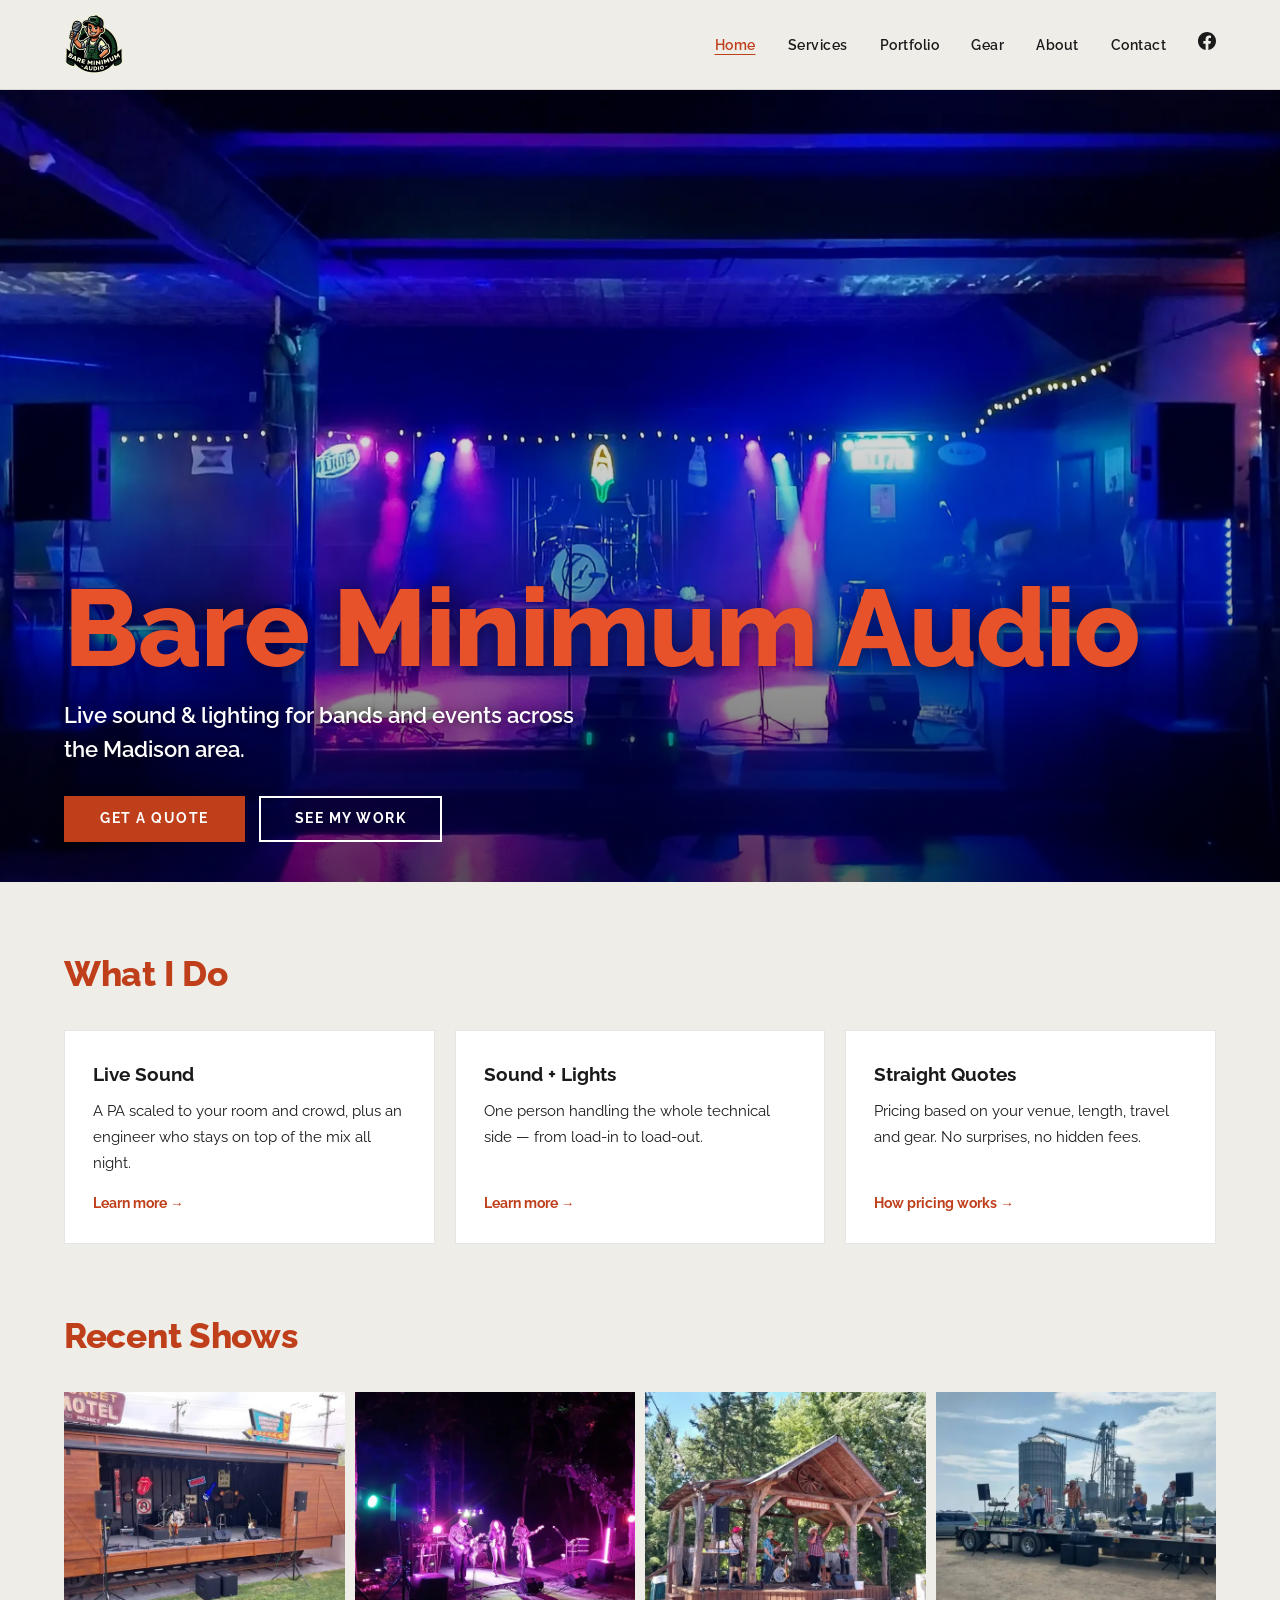
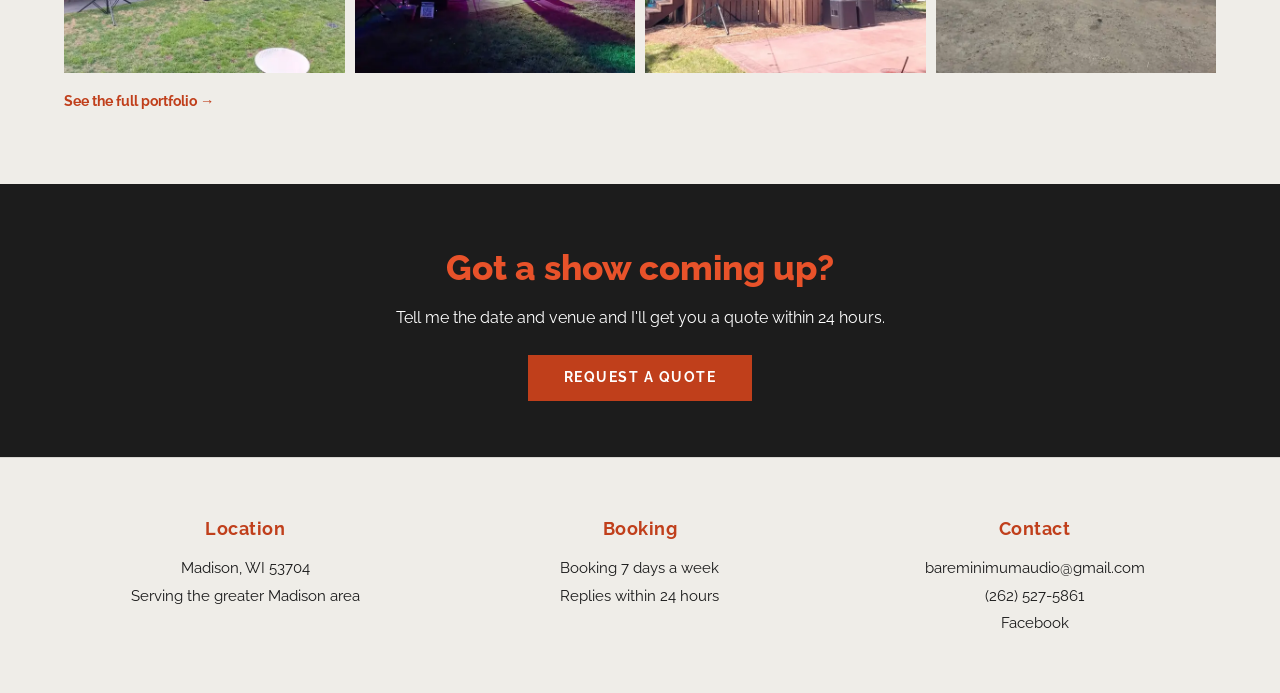
<file: index.html>
<!DOCTYPE html>
<html lang="en">
<head>
  <meta charset="UTF-8" />
  <meta name="viewport" content="width=device-width, initial-scale=1.0" />
  <title>Bare Minimum Audio | Live Sound & Lighting in Madison, WI</title>
  <meta name="description" content="Live sound and lighting for bands and events across the Madison, WI area. PA, mixing, stage lighting and full production. Get a quote within 24 hours." />
  <link rel="canonical" href="https://bareminimumaudio.com/" />
  <meta name="theme-color" content="#EFEDE8" />

  <!-- Share previews (Facebook, iMessage, Slack, etc.) -->
  <meta property="og:type" content="website" />
  <meta property="og:site_name" content="Bare Minimum Audio" />
  <meta property="og:title" content="Bare Minimum Audio | Live Sound &amp; Lighting in Madison, WI" />
  <meta property="og:description" content="Live sound and lighting for bands and events across the Madison, WI area. PA, mixing, stage lighting and full production. Get a quote within 24 hours." />
  <meta property="og:url" content="https://bareminimumaudio.com/" />
  <meta property="og:image" content="https://bareminimumaudio.com/images/og-image.jpg" />
  <meta property="og:image:width" content="1200" />
  <meta property="og:image:height" content="630" />
  <meta name="twitter:card" content="summary_large_image" />

  <link rel="icon" type="image/png" href="images/favicon.png" />
  <link rel="apple-touch-icon" href="images/apple-touch-icon.png" />

  <link rel="preconnect" href="https://fonts.googleapis.com" />
  <link rel="preconnect" href="https://fonts.gstatic.com" crossorigin />
  <link rel="stylesheet" href="https://fonts.googleapis.com/css2?family=Raleway:wght@400;600;700;800&amp;display=swap" />
  <link rel="stylesheet" href="css/style.css" />
  <link rel="preload" as="image" href="images/hero-bg.webp" type="image/webp" />
  <script type="application/ld+json">
{
  "@context": "https://schema.org",
  "@type": "LocalBusiness",
  "name": "Bare Minimum Audio",
  "description": "Live sound and lighting for bands and events across the Madison, WI area.",
  "url": "https://bareminimumaudio.com/",
  "image": "https://bareminimumaudio.com/images/og-image.jpg",
  "logo": "https://bareminimumaudio.com/images/logo.webp",
  "email": "bareminimumaudio@gmail.com",
  "telephone": "+1-262-527-5861",
  "address": {
    "@type": "PostalAddress",
    "addressLocality": "Madison",
    "addressRegion": "WI",
    "postalCode": "53704",
    "addressCountry": "US"
  },
  "areaServed": {
    "@type": "City",
    "name": "Madison, WI"
  },
  "sameAs": [
    "https://www.facebook.com/p/Bare-Minimum-Audio-61556461710926/"
  ]
}
  </script>
</head>
<body>
  <a class="skip-link" href="#main">Skip to content</a>

  <!-- ── HEADER ── -->
  <header>
    <a href="index.html" class="logo" aria-label="Bare Minimum Audio — home">
      <img src="images/logo.webp" alt="Bare Minimum Audio" width="60" height="60" />
    </a>

    <nav class="main-nav" aria-label="Main">
      <a href="index.html" class="active" aria-current="page">Home</a>
      <a href="services.html">Services</a>
      <a href="portfolio.html">Portfolio</a>
      <a href="gear.html">Gear</a>
      <a href="about.html">About</a>
      <a href="contact.html">Contact</a>
      <a href="https://www.facebook.com/p/Bare-Minimum-Audio-61556461710926/" target="_blank" rel="noopener" class="nav-facebook" aria-label="Bare Minimum Audio on Facebook">
        <svg viewBox="0 0 24 24" xmlns="http://www.w3.org/2000/svg" aria-hidden="true" focusable="false"><path d="M24 12.073C24 5.405 18.627 0 12 0S0 5.405 0 12.073C0 18.1 4.388 23.094 10.125 24v-8.437H7.078v-3.49h3.047V9.41c0-3.025 1.792-4.697 4.533-4.697 1.312 0 2.686.236 2.686.236v2.97h-1.513c-1.491 0-1.956.93-1.956 1.886v2.267h3.328l-.532 3.49h-2.796V24C19.612 23.094 24 18.1 24 12.073z"/></svg>
      </a>
    </nav>

    <button class="hamburger" id="hamburger" type="button" aria-label="Open menu" aria-expanded="false" aria-controls="mobile-nav">
      <span></span><span></span><span></span>
    </button>

    <nav class="mobile-nav" id="mobile-nav" aria-label="Mobile">
      <a href="index.html" aria-current="page">Home</a>
      <a href="services.html">Services</a>
      <a href="portfolio.html">Portfolio</a>
      <a href="gear.html">Gear</a>
      <a href="about.html">About</a>
      <a href="contact.html">Contact</a>
      <a href="https://www.facebook.com/p/Bare-Minimum-Audio-61556461710926/" target="_blank" rel="noopener">Facebook</a>
    </nav>
  </header>

  <main id="main">
    <!-- ── HERO ── -->
    <section class="hero">
      <div class="hero-bg" aria-hidden="true"></div>
      <div class="hero-content">
        <h1 class="hero-title">Bare Minimum Audio</h1>
        <p class="hero-tagline">Live sound &amp; lighting for bands and events across the Madison area.</p>
        <div class="hero-actions">
          <a href="contact.html" class="btn">Get a Quote</a>
          <a href="portfolio.html" class="btn btn-ghost">See My Work</a>
        </div>
      </div>
    </section>

    <!-- ── WHAT I DO ── -->
    <section class="home-section">
      <h2 class="section-heading">What I Do</h2>
      <div class="card-grid">
        <a href="services.html#live-sound" class="card">
          <h3>Live Sound</h3>
          <p>A PA scaled to your room and crowd, plus an engineer who stays on top of the mix all night.</p>
          <span class="card-link">Learn more &rarr;</span>
        </a>
        <a href="services.html#full-production" class="card">
          <h3>Sound + Lights</h3>
          <p>One person handling the whole technical side — from load-in to load-out.</p>
          <span class="card-link">Learn more &rarr;</span>
        </a>
        <a href="services.html#pricing" class="card">
          <h3>Straight Quotes</h3>
          <p>Pricing based on your venue, length, travel and gear. No surprises, no hidden fees.</p>
          <span class="card-link">How pricing works &rarr;</span>
        </a>
      </div>
    </section>

    <!-- ── RECENT SHOWS ── -->
    <section class="home-section">
      <h2 class="section-heading">Recent Shows</h2>
      <div class="home-shots">
        <a href="portfolio.html" class="home-shot"><img src="images/portfolio-1-thumb.webp" alt="Sunset Motel outdoor stage setup" width="800" height="600" loading="lazy" decoding="async" /></a>
        <a href="portfolio.html" class="home-shot"><img src="images/portfolio-2-thumb.webp" alt="Open-air pavilion stage setup" width="800" height="600" loading="lazy" decoding="async" /></a>
        <a href="portfolio.html" class="home-shot"><img src="images/portfolio-7-thumb.webp" alt="Band performance with full production" width="800" height="600" loading="lazy" decoding="async" /></a>
        <a href="portfolio.html" class="home-shot"><img src="images/portfolio-4-thumb.webp" alt="Wooden pavilion live performance" width="800" height="600" loading="lazy" decoding="async" /></a>
      </div>
      <p class="section-more"><a href="portfolio.html">See the full portfolio &rarr;</a></p>
    </section>

    <!-- ── CTA ── -->
    <section class="cta-band">
      <h2>Got a show coming up?</h2>
      <p>Tell me the date and venue and I'll get you a quote within 24 hours.</p>
      <a href="contact.html" class="btn">Request a Quote</a>
    </section>
  </main>

  <!-- ── FOOTER ── -->
  <footer>
    <div>
      <h2>Location</h2>
      <p>Madison, WI 53704<br>Serving the greater Madison area</p>
    </div>
    <div>
      <h2>Booking</h2>
      <p>Booking 7 days a week<br>Replies within 24 hours</p>
    </div>
    <div>
      <h2>Contact</h2>
      <p>
        <a href="mailto:bareminimumaudio@gmail.com">bareminimumaudio@gmail.com</a><br>
        <a href="tel:+12625275861">(262) 527-5861</a><br>
        <a href="https://www.facebook.com/p/Bare-Minimum-Audio-61556461710926/" target="_blank" rel="noopener">Facebook</a>
      </p>
    </div>
  </footer>

  <script src="js/main.js" defer></script>
</body>
</html>
</file>
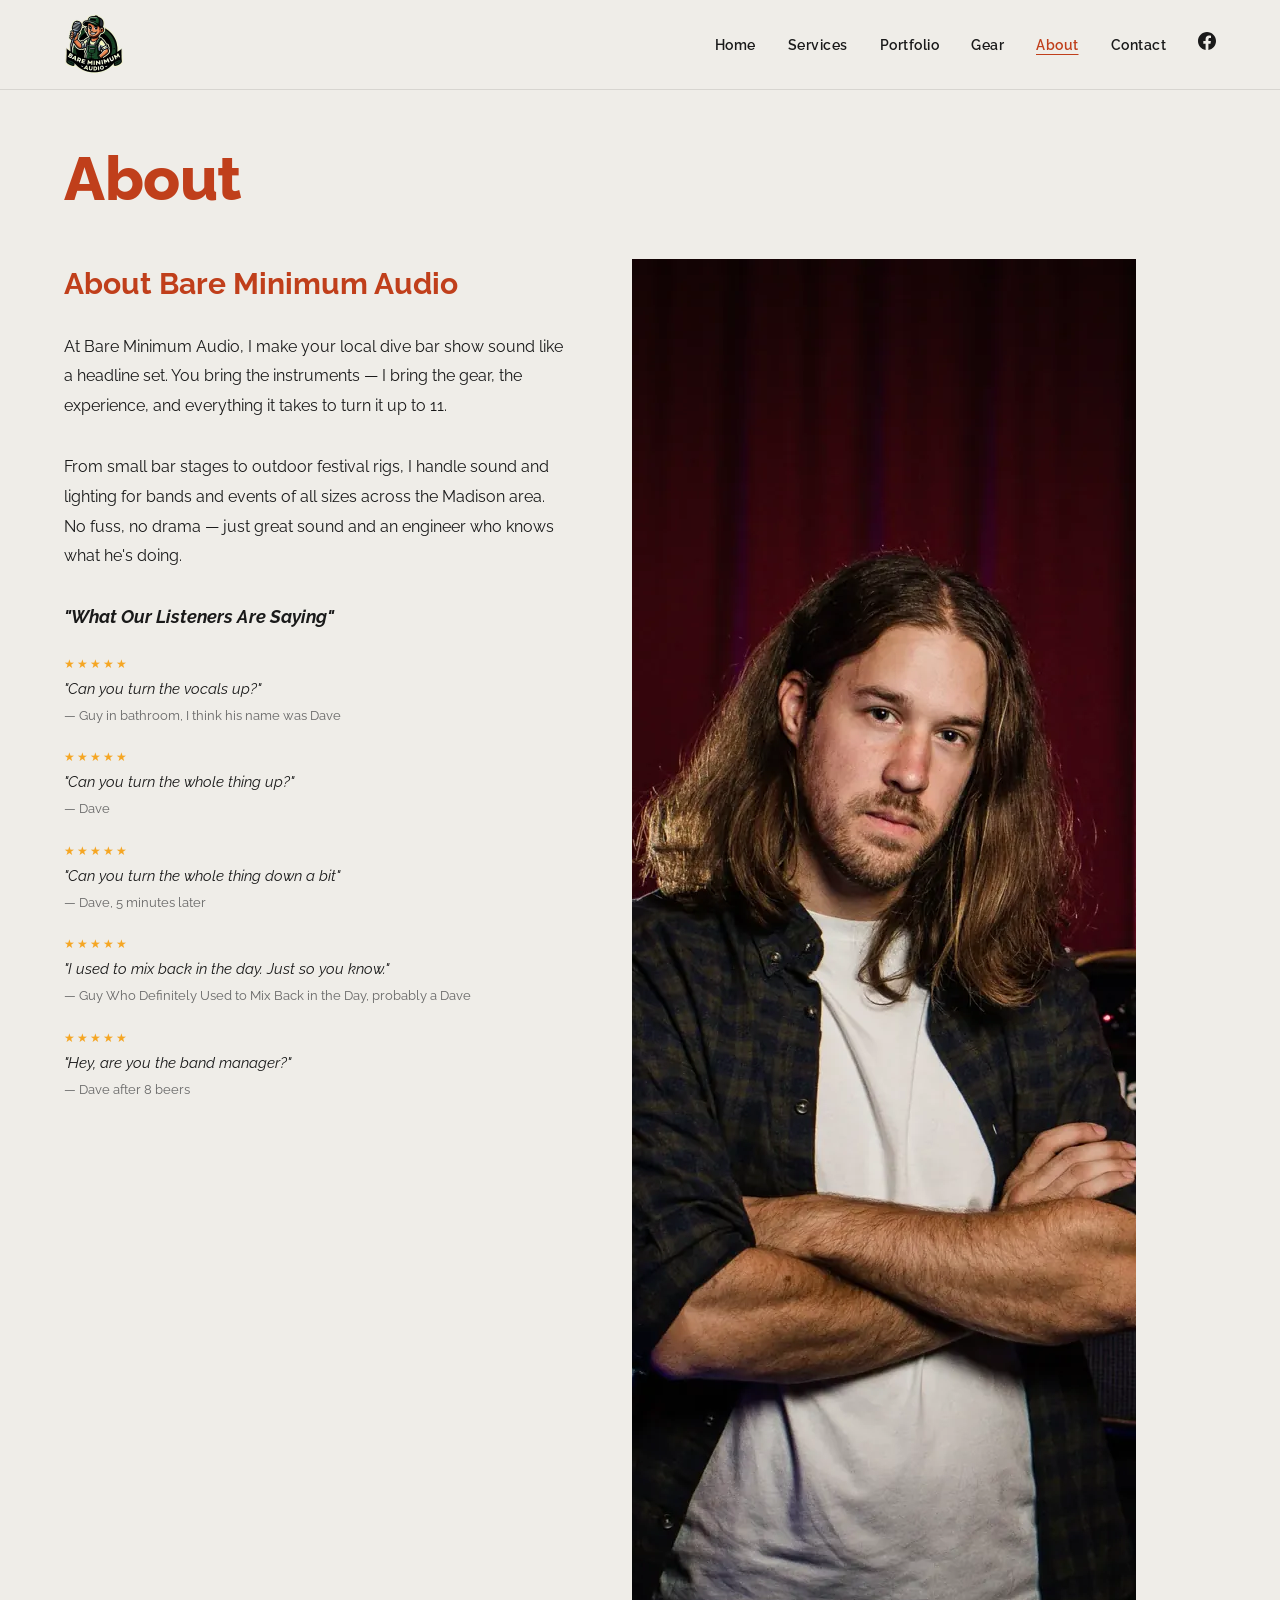
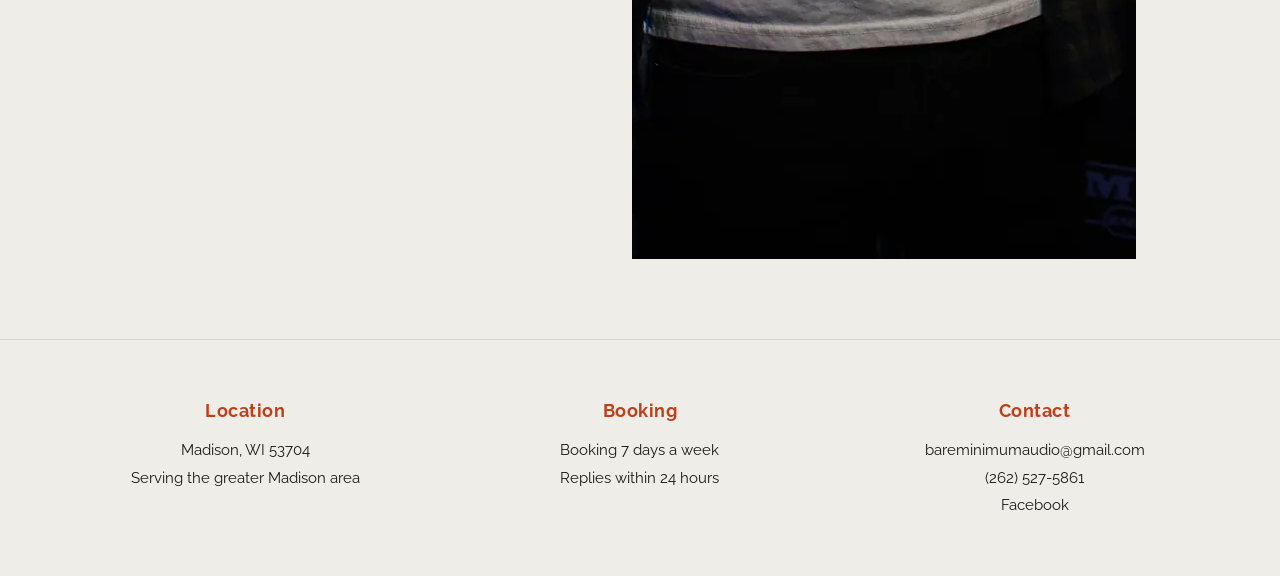
<file: about.html>
<!DOCTYPE html>
<html lang="en">
<head>
  <meta charset="UTF-8" />
  <meta name="viewport" content="width=device-width, initial-scale=1.0" />
  <title>About — Bare Minimum Audio</title>
  <meta name="description" content="About Bare Minimum Audio — sound and lighting for bands and events in Madison, WI, run by an engineer who makes dive bar shows sound like headline sets." />
  <link rel="canonical" href="https://bareminimumaudio.com/about.html" />
  <meta name="theme-color" content="#EFEDE8" />

  <!-- Share previews (Facebook, iMessage, Slack, etc.) -->
  <meta property="og:type" content="website" />
  <meta property="og:site_name" content="Bare Minimum Audio" />
  <meta property="og:title" content="About — Bare Minimum Audio" />
  <meta property="og:description" content="About Bare Minimum Audio — sound and lighting for bands and events in Madison, WI, run by an engineer who makes dive bar shows sound like headline sets." />
  <meta property="og:url" content="https://bareminimumaudio.com/about.html" />
  <meta property="og:image" content="https://bareminimumaudio.com/images/og-image.jpg" />
  <meta property="og:image:width" content="1200" />
  <meta property="og:image:height" content="630" />
  <meta name="twitter:card" content="summary_large_image" />

  <link rel="icon" type="image/png" href="images/favicon.png" />
  <link rel="apple-touch-icon" href="images/apple-touch-icon.png" />

  <link rel="preconnect" href="https://fonts.googleapis.com" />
  <link rel="preconnect" href="https://fonts.gstatic.com" crossorigin />
  <link rel="stylesheet" href="https://fonts.googleapis.com/css2?family=Raleway:wght@400;600;700;800&amp;display=swap" />
  <link rel="stylesheet" href="css/style.css" />
</head>
<body>
  <a class="skip-link" href="#main">Skip to content</a>

  <!-- ── HEADER ── -->
  <header>
    <a href="index.html" class="logo" aria-label="Bare Minimum Audio — home">
      <img src="images/logo.webp" alt="Bare Minimum Audio" width="60" height="60" />
    </a>

    <nav class="main-nav" aria-label="Main">
      <a href="index.html">Home</a>
      <a href="services.html">Services</a>
      <a href="portfolio.html">Portfolio</a>
      <a href="gear.html">Gear</a>
      <a href="about.html" class="active" aria-current="page">About</a>
      <a href="contact.html">Contact</a>
      <a href="https://www.facebook.com/p/Bare-Minimum-Audio-61556461710926/" target="_blank" rel="noopener" class="nav-facebook" aria-label="Bare Minimum Audio on Facebook">
        <svg viewBox="0 0 24 24" xmlns="http://www.w3.org/2000/svg" aria-hidden="true" focusable="false"><path d="M24 12.073C24 5.405 18.627 0 12 0S0 5.405 0 12.073C0 18.1 4.388 23.094 10.125 24v-8.437H7.078v-3.49h3.047V9.41c0-3.025 1.792-4.697 4.533-4.697 1.312 0 2.686.236 2.686.236v2.97h-1.513c-1.491 0-1.956.93-1.956 1.886v2.267h3.328l-.532 3.49h-2.796V24C19.612 23.094 24 18.1 24 12.073z"/></svg>
      </a>
    </nav>

    <button class="hamburger" id="hamburger" type="button" aria-label="Open menu" aria-expanded="false" aria-controls="mobile-nav">
      <span></span><span></span><span></span>
    </button>

    <nav class="mobile-nav" id="mobile-nav" aria-label="Mobile">
      <a href="index.html">Home</a>
      <a href="services.html">Services</a>
      <a href="portfolio.html">Portfolio</a>
      <a href="gear.html">Gear</a>
      <a href="about.html" aria-current="page">About</a>
      <a href="contact.html">Contact</a>
      <a href="https://www.facebook.com/p/Bare-Minimum-Audio-61556461710926/" target="_blank" rel="noopener">Facebook</a>
    </nav>
  </header>

  <main id="main">
    <h1 class="page-heading">About</h1>

    <div class="about-layout">
      <div>
        <div class="about-content">
          <h2>About Bare Minimum Audio</h2>
          <p>At Bare Minimum Audio, I make your local dive bar show sound like a headline set. You bring the instruments — I bring the gear, the experience, and everything it takes to turn it up to 11.</p>
          <p>From small bar stages to outdoor festival rigs, I handle sound and lighting for bands and events of all sizes across the Madison area. No fuss, no drama — just great sound and an engineer who knows what he's doing.</p>
        </div>

        <div class="reviews">
          <h2>"What Our Listeners Are Saying"</h2>

          <div class="review">
            <span class="stars" aria-label="5 out of 5 stars">★★★★★</span>
            <blockquote>"Can you turn the vocals up?"</blockquote>
            <cite>— Guy in bathroom, I think his name was Dave</cite>
          </div>

          <div class="review">
            <span class="stars" aria-label="5 out of 5 stars">★★★★★</span>
            <blockquote>"Can you turn the whole thing up?"</blockquote>
            <cite>— Dave</cite>
          </div>

          <div class="review">
            <span class="stars" aria-label="5 out of 5 stars">★★★★★</span>
            <blockquote>"Can you turn the whole thing down a bit"</blockquote>
            <cite>— Dave, 5 minutes later</cite>
          </div>

          <div class="review">
            <span class="stars" aria-label="5 out of 5 stars">★★★★★</span>
            <blockquote>"I used to mix back in the day. Just so you know."</blockquote>
            <cite>— Guy Who Definitely Used to Mix Back in the Day, probably a Dave</cite>
          </div>

          <div class="review">
            <span class="stars" aria-label="5 out of 5 stars">★★★★★</span>
            <blockquote>"Hey, are you the band manager?"</blockquote>
            <cite>— Dave after 8 beers</cite>
          </div>

        </div>
      </div>

      <div class="about-img-wrap">
        <img src="images/about-photo.webp" alt="Bare Minimum Audio at work" width="1067" height="1600" />
      </div>
    </div>
  </main>

  <!-- ── FOOTER ── -->
  <footer>
    <div>
      <h2>Location</h2>
      <p>Madison, WI 53704<br>Serving the greater Madison area</p>
    </div>
    <div>
      <h2>Booking</h2>
      <p>Booking 7 days a week<br>Replies within 24 hours</p>
    </div>
    <div>
      <h2>Contact</h2>
      <p>
        <a href="mailto:bareminimumaudio@gmail.com">bareminimumaudio@gmail.com</a><br>
        <a href="tel:+12625275861">(262) 527-5861</a><br>
        <a href="https://www.facebook.com/p/Bare-Minimum-Audio-61556461710926/" target="_blank" rel="noopener">Facebook</a>
      </p>
    </div>
  </footer>

  <script src="js/main.js" defer></script>
</body>
</html>
</file>
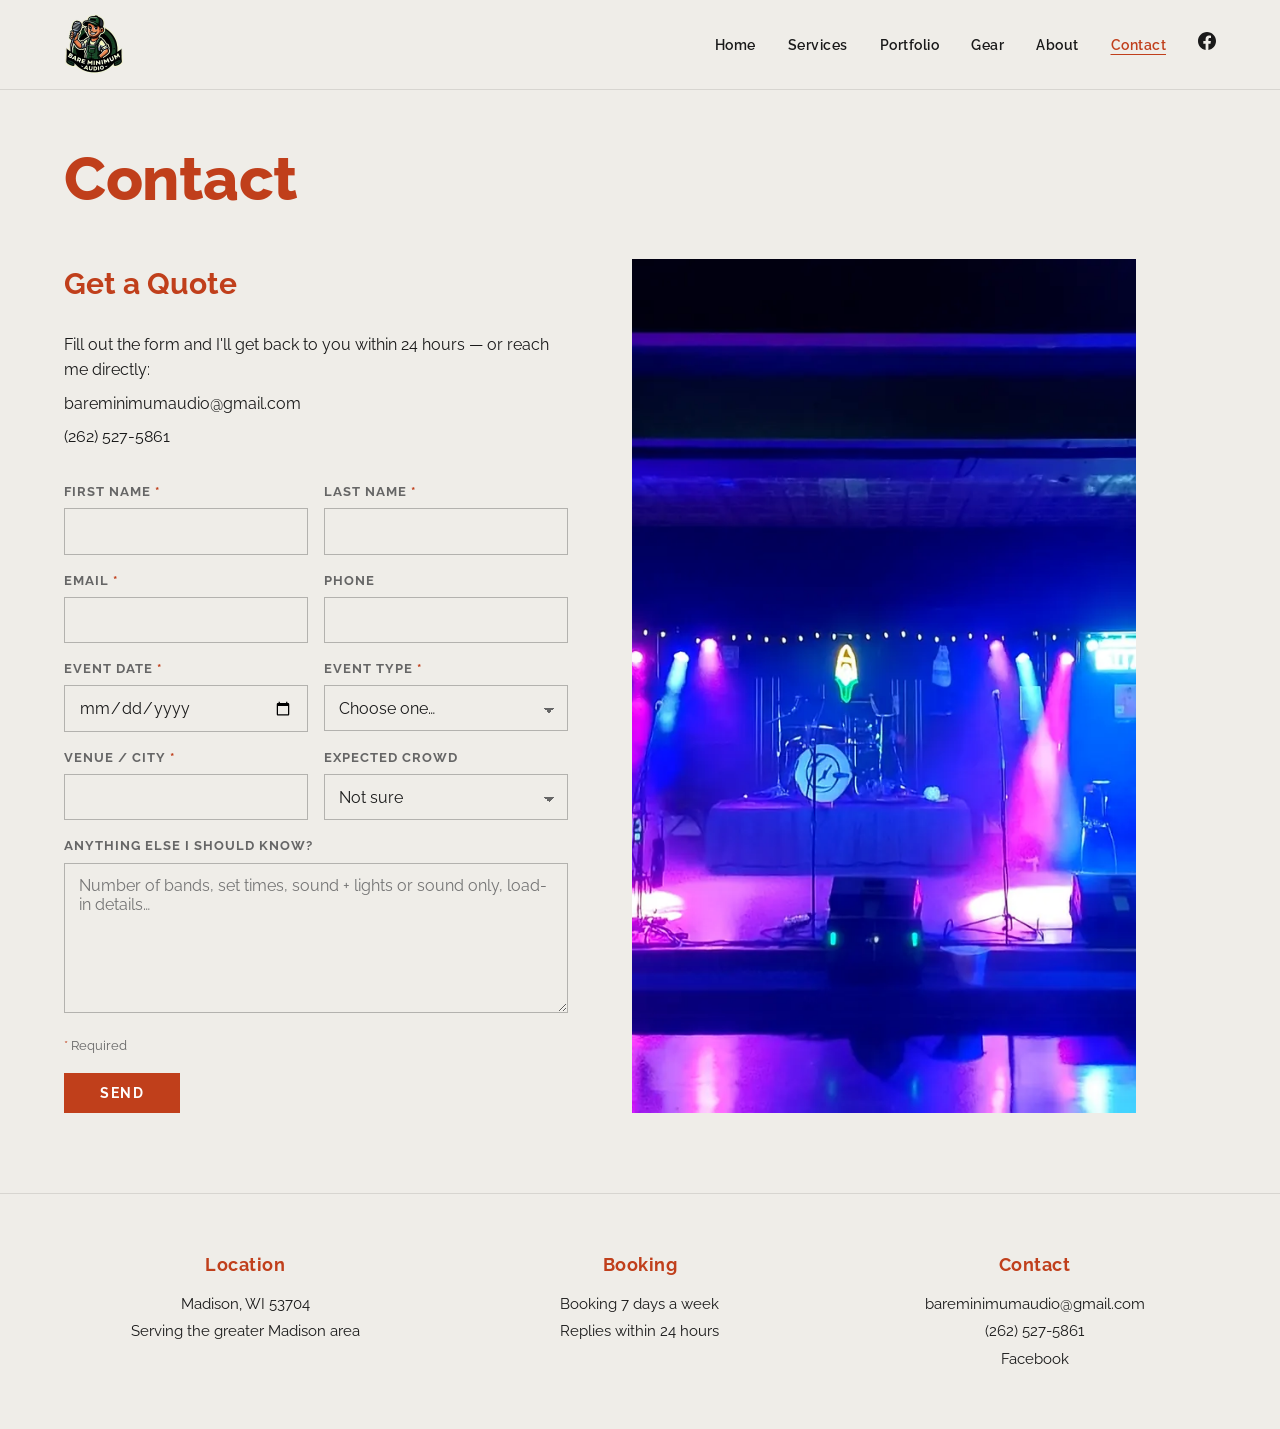
<file: contact.html>
<!DOCTYPE html>
<html lang="en">
<head>
  <meta charset="UTF-8" />
  <meta name="viewport" content="width=device-width, initial-scale=1.0" />
  <title>Contact — Bare Minimum Audio</title>
  <meta name="description" content="Book sound and lighting for your show or event in the Madison, WI area. Send your date and venue and get a quote within 24 hours." />
  <link rel="canonical" href="https://bareminimumaudio.com/contact.html" />
  <meta name="theme-color" content="#EFEDE8" />

  <!-- Share previews (Facebook, iMessage, Slack, etc.) -->
  <meta property="og:type" content="website" />
  <meta property="og:site_name" content="Bare Minimum Audio" />
  <meta property="og:title" content="Contact — Bare Minimum Audio" />
  <meta property="og:description" content="Book sound and lighting for your show or event in the Madison, WI area. Send your date and venue and get a quote within 24 hours." />
  <meta property="og:url" content="https://bareminimumaudio.com/contact.html" />
  <meta property="og:image" content="https://bareminimumaudio.com/images/og-image.jpg" />
  <meta property="og:image:width" content="1200" />
  <meta property="og:image:height" content="630" />
  <meta name="twitter:card" content="summary_large_image" />

  <link rel="icon" type="image/png" href="images/favicon.png" />
  <link rel="apple-touch-icon" href="images/apple-touch-icon.png" />

  <link rel="preconnect" href="https://fonts.googleapis.com" />
  <link rel="preconnect" href="https://fonts.gstatic.com" crossorigin />
  <link rel="stylesheet" href="https://fonts.googleapis.com/css2?family=Raleway:wght@400;600;700;800&amp;display=swap" />
  <link rel="stylesheet" href="css/style.css" />
</head>
<body>
  <a class="skip-link" href="#main">Skip to content</a>

  <!-- ── HEADER ── -->
  <header>
    <a href="index.html" class="logo" aria-label="Bare Minimum Audio — home">
      <img src="images/logo.webp" alt="Bare Minimum Audio" width="60" height="60" />
    </a>

    <nav class="main-nav" aria-label="Main">
      <a href="index.html">Home</a>
      <a href="services.html">Services</a>
      <a href="portfolio.html">Portfolio</a>
      <a href="gear.html">Gear</a>
      <a href="about.html">About</a>
      <a href="contact.html" class="active" aria-current="page">Contact</a>
      <a href="https://www.facebook.com/p/Bare-Minimum-Audio-61556461710926/" target="_blank" rel="noopener" class="nav-facebook" aria-label="Bare Minimum Audio on Facebook">
        <svg viewBox="0 0 24 24" xmlns="http://www.w3.org/2000/svg" aria-hidden="true" focusable="false"><path d="M24 12.073C24 5.405 18.627 0 12 0S0 5.405 0 12.073C0 18.1 4.388 23.094 10.125 24v-8.437H7.078v-3.49h3.047V9.41c0-3.025 1.792-4.697 4.533-4.697 1.312 0 2.686.236 2.686.236v2.97h-1.513c-1.491 0-1.956.93-1.956 1.886v2.267h3.328l-.532 3.49h-2.796V24C19.612 23.094 24 18.1 24 12.073z"/></svg>
      </a>
    </nav>

    <button class="hamburger" id="hamburger" type="button" aria-label="Open menu" aria-expanded="false" aria-controls="mobile-nav">
      <span></span><span></span><span></span>
    </button>

    <nav class="mobile-nav" id="mobile-nav" aria-label="Mobile">
      <a href="index.html">Home</a>
      <a href="services.html">Services</a>
      <a href="portfolio.html">Portfolio</a>
      <a href="gear.html">Gear</a>
      <a href="about.html">About</a>
      <a href="contact.html" aria-current="page">Contact</a>
      <a href="https://www.facebook.com/p/Bare-Minimum-Audio-61556461710926/" target="_blank" rel="noopener">Facebook</a>
    </nav>
  </header>

  <main id="main">
    <h1 class="page-heading">Contact</h1>

    <div class="contact-layout">
      <div>
        <div class="contact-info">
          <h2>Get a Quote</h2>
          <p>Fill out the form and I'll get back to you within 24 hours — or reach me directly:</p>
          <p><a href="mailto:bareminimumaudio@gmail.com">bareminimumaudio@gmail.com</a></p>
          <p><a href="tel:+12625275861">(262) 527-5861</a></p>
        </div>

        <!-- Netlify Forms: submissions show up in the Netlify dashboard under Forms. -->
        <form class="contact-form" name="contact" method="POST" data-netlify="true"
              data-netlify-honeypot="bot-field" action="/thanks.html">
          <input type="hidden" name="form-name" value="contact" />
          <p class="visually-hidden">
            <label>Don't fill this out: <input name="bot-field" tabindex="-1" autocomplete="off" /></label>
          </p>

          <div class="form-row">
            <div>
              <label for="first-name">First Name <span class="req" aria-hidden="true">*</span></label>
              <input type="text" id="first-name" name="first-name" autocomplete="given-name" required />
            </div>
            <div>
              <label for="last-name">Last Name <span class="req" aria-hidden="true">*</span></label>
              <input type="text" id="last-name" name="last-name" autocomplete="family-name" required />
            </div>
          </div>

          <div class="form-row">
            <div>
              <label for="email">Email <span class="req" aria-hidden="true">*</span></label>
              <input type="email" id="email" name="email" autocomplete="email" required />
            </div>
            <div>
              <label for="phone">Phone</label>
              <input type="tel" id="phone" name="phone" autocomplete="tel" />
            </div>
          </div>

          <div class="form-row">
            <div>
              <label for="event-date">Event Date <span class="req" aria-hidden="true">*</span></label>
              <input type="date" id="event-date" name="event-date" required />
            </div>
            <div>
              <label for="event-type">Event Type <span class="req" aria-hidden="true">*</span></label>
              <select id="event-type" name="event-type" required>
                <option value="">Choose one…</option>
                <option>Band / bar gig</option>
                <option>Wedding</option>
                <option>Corporate event</option>
                <option>Festival / outdoor stage</option>
                <option>Private party</option>
                <option>Other</option>
              </select>
            </div>
          </div>

          <div class="form-row">
            <div>
              <label for="venue">Venue / City <span class="req" aria-hidden="true">*</span></label>
              <input type="text" id="venue" name="venue" required />
            </div>
            <div>
              <label for="crowd">Expected Crowd</label>
              <select id="crowd" name="crowd">
                <option value="">Not sure</option>
                <option>Under 50</option>
                <option>50–150</option>
                <option>150–300</option>
                <option>300–600</option>
                <option>600+</option>
              </select>
            </div>
          </div>

          <div>
            <label for="message">Anything else I should know?</label>
            <textarea id="message" name="message" placeholder="Number of bands, set times, sound + lights or sound only, load-in details…"></textarea>
          </div>

          <p class="form-note"><span class="req" aria-hidden="true">*</span> Required</p>

          <div>
            <button type="submit" class="btn">Send</button>
          </div>
        </form>
      </div>

      <div class="contact-img-wrap">
        <img src="images/hero-bg.webp" alt="Stage lit up during a Bare Minimum Audio show" width="1500" height="1000" loading="lazy" decoding="async" />
      </div>
    </div>
  </main>

  <!-- ── FOOTER ── -->
  <footer>
    <div>
      <h2>Location</h2>
      <p>Madison, WI 53704<br>Serving the greater Madison area</p>
    </div>
    <div>
      <h2>Booking</h2>
      <p>Booking 7 days a week<br>Replies within 24 hours</p>
    </div>
    <div>
      <h2>Contact</h2>
      <p>
        <a href="mailto:bareminimumaudio@gmail.com">bareminimumaudio@gmail.com</a><br>
        <a href="tel:+12625275861">(262) 527-5861</a><br>
        <a href="https://www.facebook.com/p/Bare-Minimum-Audio-61556461710926/" target="_blank" rel="noopener">Facebook</a>
      </p>
    </div>
  </footer>

  <script src="js/main.js" defer></script>
</body>
</html>
</file>
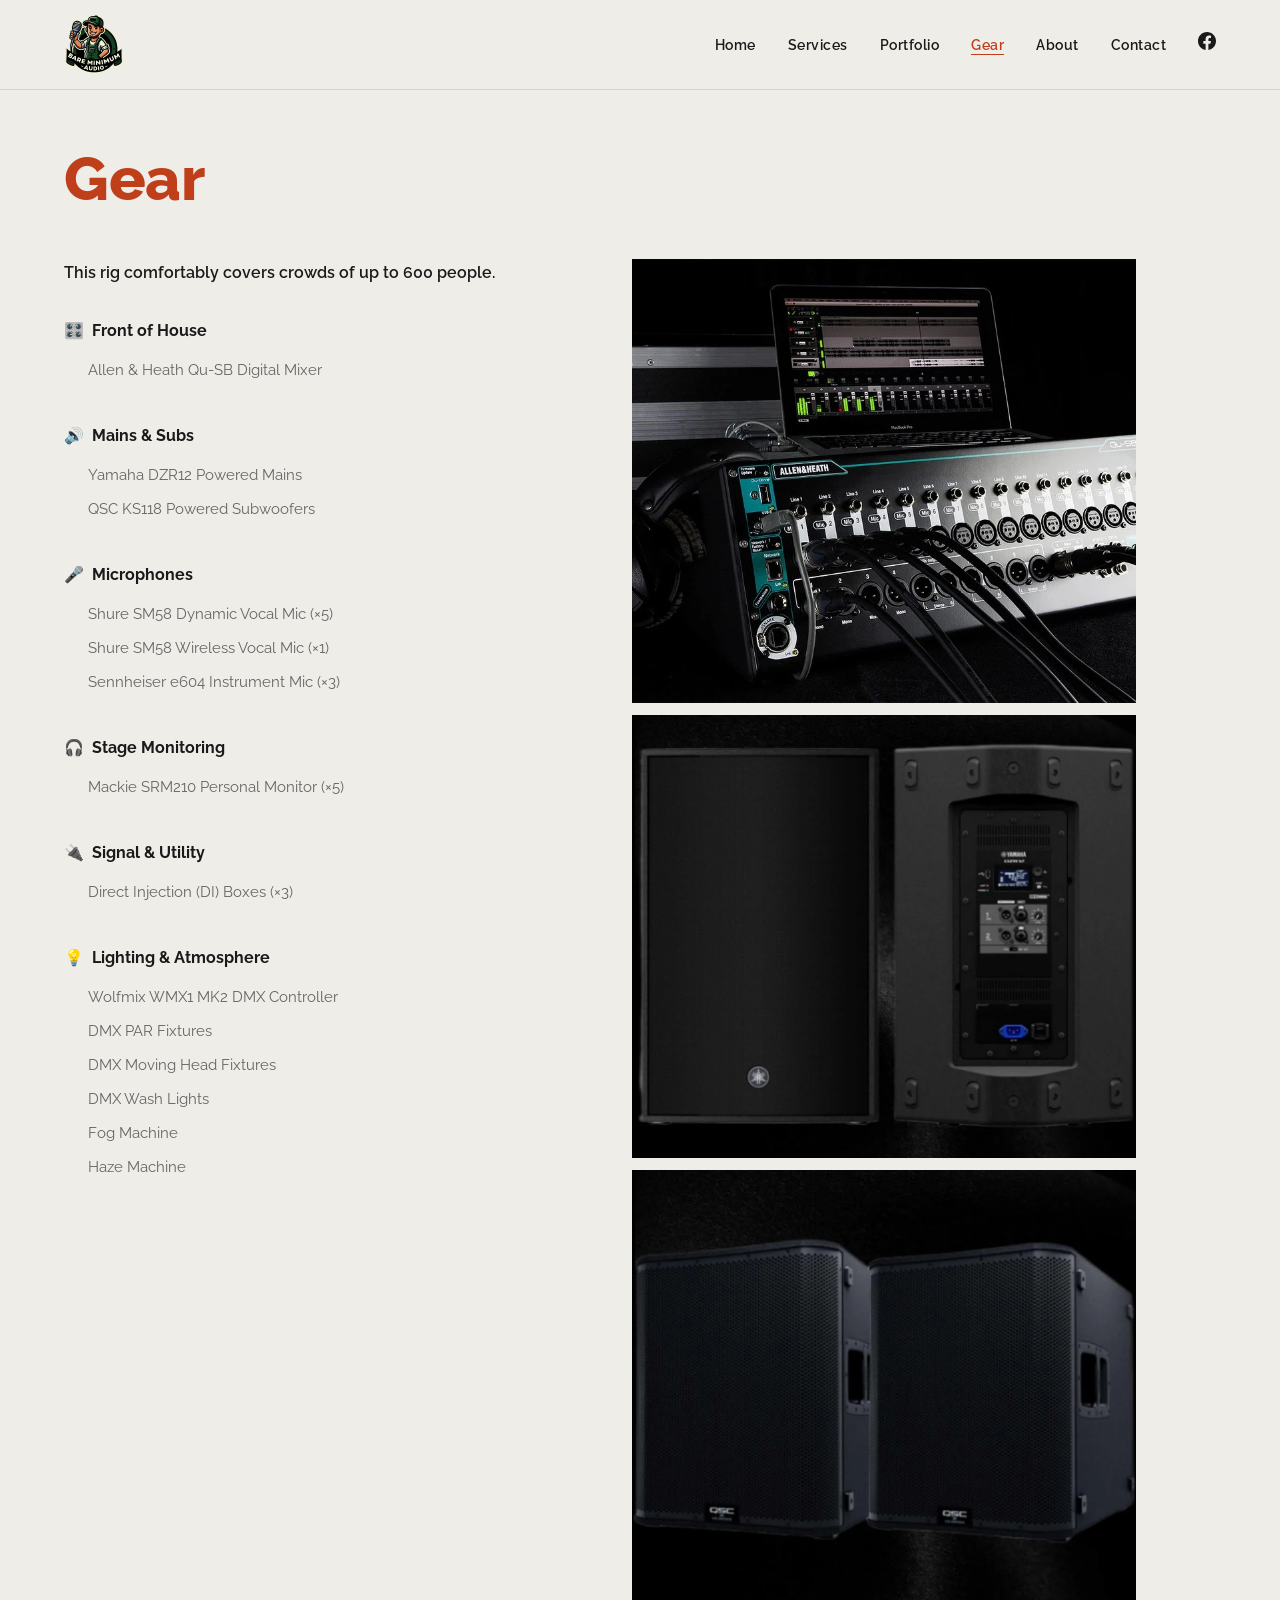
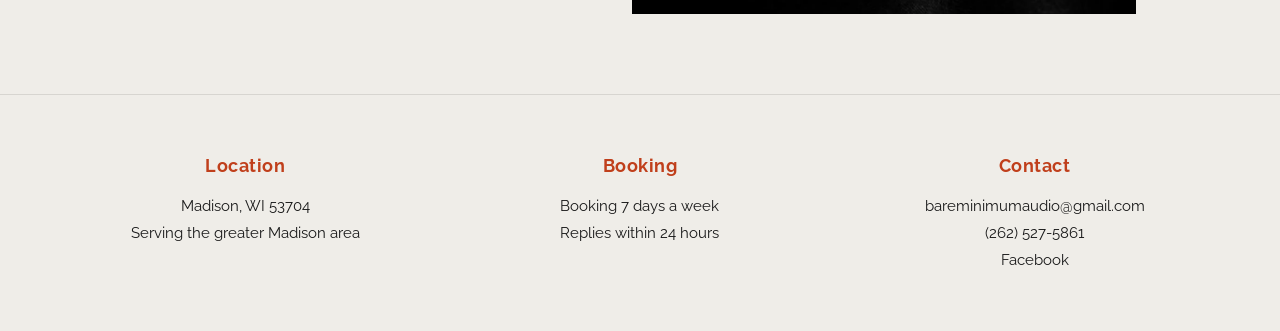
<file: gear.html>
<!DOCTYPE html>
<html lang="en">
<head>
  <meta charset="UTF-8" />
  <meta name="viewport" content="width=device-width, initial-scale=1.0" />
  <title>Gear — Bare Minimum Audio</title>
  <meta name="description" content="The sound and lighting gear Bare Minimum Audio brings to live events: Allen &amp; Heath mixing, Yamaha and QSC PA, Shure and Sennheiser mics, DMX lighting." />
  <link rel="canonical" href="https://bareminimumaudio.com/gear.html" />
  <meta name="theme-color" content="#EFEDE8" />

  <!-- Share previews (Facebook, iMessage, Slack, etc.) -->
  <meta property="og:type" content="website" />
  <meta property="og:site_name" content="Bare Minimum Audio" />
  <meta property="og:title" content="Gear — Bare Minimum Audio" />
  <meta property="og:description" content="The sound and lighting gear Bare Minimum Audio brings to live events: Allen &amp; Heath mixing, Yamaha and QSC PA, Shure and Sennheiser mics, DMX lighting." />
  <meta property="og:url" content="https://bareminimumaudio.com/gear.html" />
  <meta property="og:image" content="https://bareminimumaudio.com/images/og-image.jpg" />
  <meta property="og:image:width" content="1200" />
  <meta property="og:image:height" content="630" />
  <meta name="twitter:card" content="summary_large_image" />

  <link rel="icon" type="image/png" href="images/favicon.png" />
  <link rel="apple-touch-icon" href="images/apple-touch-icon.png" />

  <link rel="preconnect" href="https://fonts.googleapis.com" />
  <link rel="preconnect" href="https://fonts.gstatic.com" crossorigin />
  <link rel="stylesheet" href="https://fonts.googleapis.com/css2?family=Raleway:wght@400;600;700;800&amp;display=swap" />
  <link rel="stylesheet" href="css/style.css" />
</head>
<body>
  <a class="skip-link" href="#main">Skip to content</a>

  <!-- ── HEADER ── -->
  <header>
    <a href="index.html" class="logo" aria-label="Bare Minimum Audio — home">
      <img src="images/logo.webp" alt="Bare Minimum Audio" width="60" height="60" />
    </a>

    <nav class="main-nav" aria-label="Main">
      <a href="index.html">Home</a>
      <a href="services.html">Services</a>
      <a href="portfolio.html">Portfolio</a>
      <a href="gear.html" class="active" aria-current="page">Gear</a>
      <a href="about.html">About</a>
      <a href="contact.html">Contact</a>
      <a href="https://www.facebook.com/p/Bare-Minimum-Audio-61556461710926/" target="_blank" rel="noopener" class="nav-facebook" aria-label="Bare Minimum Audio on Facebook">
        <svg viewBox="0 0 24 24" xmlns="http://www.w3.org/2000/svg" aria-hidden="true" focusable="false"><path d="M24 12.073C24 5.405 18.627 0 12 0S0 5.405 0 12.073C0 18.1 4.388 23.094 10.125 24v-8.437H7.078v-3.49h3.047V9.41c0-3.025 1.792-4.697 4.533-4.697 1.312 0 2.686.236 2.686.236v2.97h-1.513c-1.491 0-1.956.93-1.956 1.886v2.267h3.328l-.532 3.49h-2.796V24C19.612 23.094 24 18.1 24 12.073z"/></svg>
      </a>
    </nav>

    <button class="hamburger" id="hamburger" type="button" aria-label="Open menu" aria-expanded="false" aria-controls="mobile-nav">
      <span></span><span></span><span></span>
    </button>

    <nav class="mobile-nav" id="mobile-nav" aria-label="Mobile">
      <a href="index.html">Home</a>
      <a href="services.html">Services</a>
      <a href="portfolio.html">Portfolio</a>
      <a href="gear.html" aria-current="page">Gear</a>
      <a href="about.html">About</a>
      <a href="contact.html">Contact</a>
      <a href="https://www.facebook.com/p/Bare-Minimum-Audio-61556461710926/" target="_blank" rel="noopener">Facebook</a>
    </nav>
  </header>

  <main id="main">
    <h1 class="page-heading">Gear</h1>

    <div class="gear-layout">
      <div class="gear-list">
        <p class="gear-capacity">This rig comfortably covers crowds of up to 600 people.</p>

        <div class="gear-category">
          <h2><span aria-hidden="true">🎛️</span> Front of House</h2>
          <ul>
            <li>Allen &amp; Heath Qu-SB Digital Mixer</li>
          </ul>
        </div>

        <div class="gear-category">
          <h2><span aria-hidden="true">🔊</span> Mains &amp; Subs</h2>
          <ul>
            <li>Yamaha DZR12 Powered Mains</li>
            <li>QSC KS118 Powered Subwoofers</li>
          </ul>
        </div>

        <div class="gear-category">
          <h2><span aria-hidden="true">🎤</span> Microphones</h2>
          <ul>
            <li>Shure SM58 Dynamic Vocal Mic (×5)</li>
            <li>Shure SM58 Wireless Vocal Mic (×1)</li>
            <li>Sennheiser e604 Instrument Mic (×3)</li>
          </ul>
        </div>

        <div class="gear-category">
          <h2><span aria-hidden="true">🎧</span> Stage Monitoring</h2>
          <ul>
            <li>Mackie SRM210 Personal Monitor (×5)</li>
          </ul>
        </div>

        <div class="gear-category">
          <h2><span aria-hidden="true">🔌</span> Signal &amp; Utility</h2>
          <ul>
            <li>Direct Injection (DI) Boxes (×3)</li>
          </ul>
        </div>

        <div class="gear-category">
          <h2><span aria-hidden="true">💡</span> Lighting &amp; Atmosphere</h2>
          <ul>
            <li>Wolfmix WMX1 MK2 DMX Controller</li>
            <li>DMX PAR Fixtures</li>
            <li>DMX Moving Head Fixtures</li>
            <li>DMX Wash Lights</li>
            <li>Fog Machine</li>
            <li>Haze Machine</li>
          </ul>
        </div>

      </div>

      <div class="gear-photos">
        <div class="gear-photo"><img src="images/gear-1.webp" alt="Allen &amp; Heath digital mixer" width="1000" height="667" loading="lazy" decoding="async" /></div>
        <div class="gear-photo"><img src="images/gear-2.webp" alt="Yamaha powered mains and QSC subs" width="1080" height="1066" loading="lazy" decoding="async" /></div>
        <div class="gear-photo"><img src="images/gear-3.webp" alt="DMX lighting rig" width="1080" height="1066" loading="lazy" decoding="async" /></div>
      </div>
    </div>
  </main>

  <!-- ── FOOTER ── -->
  <footer>
    <div>
      <h2>Location</h2>
      <p>Madison, WI 53704<br>Serving the greater Madison area</p>
    </div>
    <div>
      <h2>Booking</h2>
      <p>Booking 7 days a week<br>Replies within 24 hours</p>
    </div>
    <div>
      <h2>Contact</h2>
      <p>
        <a href="mailto:bareminimumaudio@gmail.com">bareminimumaudio@gmail.com</a><br>
        <a href="tel:+12625275861">(262) 527-5861</a><br>
        <a href="https://www.facebook.com/p/Bare-Minimum-Audio-61556461710926/" target="_blank" rel="noopener">Facebook</a>
      </p>
    </div>
  </footer>

  <script src="js/main.js" defer></script>
</body>
</html>
</file>
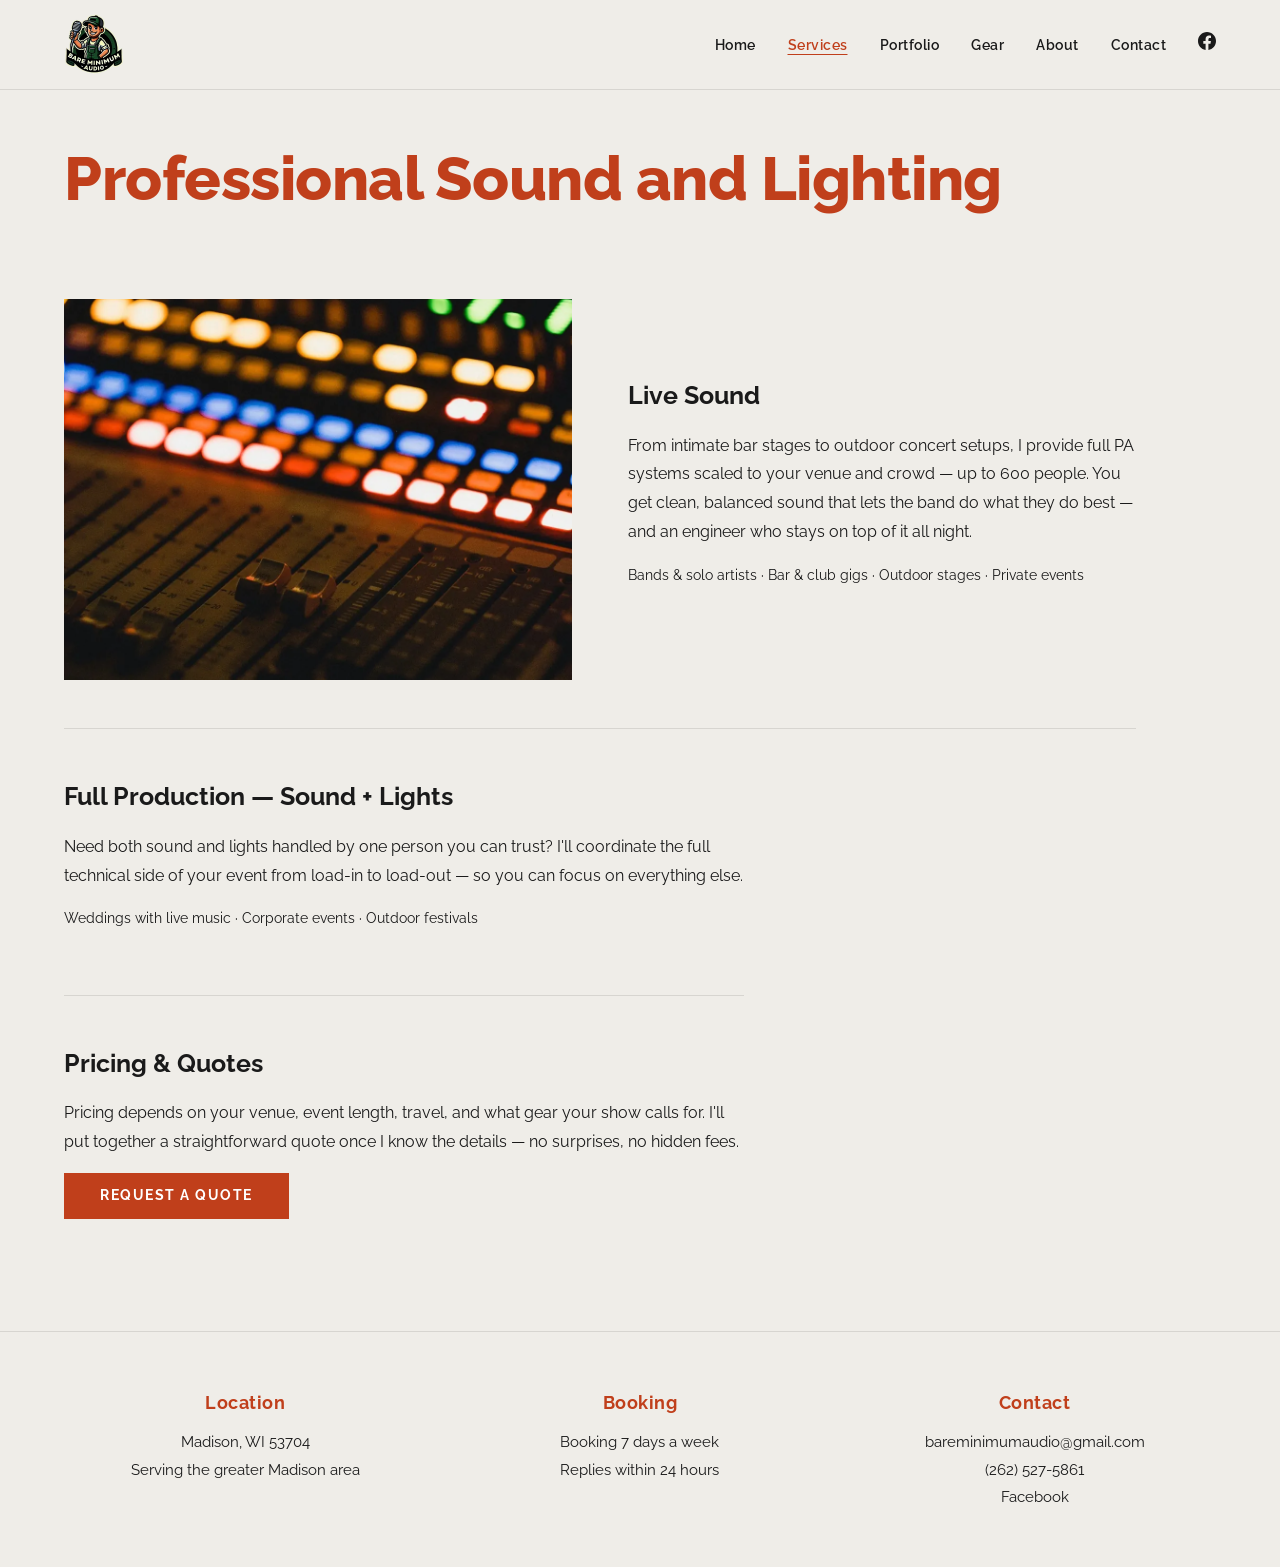
<file: services.html>
<!DOCTYPE html>
<html lang="en">
<head>
  <meta charset="UTF-8" />
  <meta name="viewport" content="width=device-width, initial-scale=1.0" />
  <title>Services — Bare Minimum Audio</title>
  <meta name="description" content="Live sound, full sound + lighting production, and straightforward quotes for bands and events in the Madison, WI area." />
  <link rel="canonical" href="https://bareminimumaudio.com/services.html" />
  <meta name="theme-color" content="#EFEDE8" />

  <!-- Share previews (Facebook, iMessage, Slack, etc.) -->
  <meta property="og:type" content="website" />
  <meta property="og:site_name" content="Bare Minimum Audio" />
  <meta property="og:title" content="Services — Bare Minimum Audio" />
  <meta property="og:description" content="Live sound, full sound + lighting production, and straightforward quotes for bands and events in the Madison, WI area." />
  <meta property="og:url" content="https://bareminimumaudio.com/services.html" />
  <meta property="og:image" content="https://bareminimumaudio.com/images/og-image.jpg" />
  <meta property="og:image:width" content="1200" />
  <meta property="og:image:height" content="630" />
  <meta name="twitter:card" content="summary_large_image" />

  <link rel="icon" type="image/png" href="images/favicon.png" />
  <link rel="apple-touch-icon" href="images/apple-touch-icon.png" />

  <link rel="preconnect" href="https://fonts.googleapis.com" />
  <link rel="preconnect" href="https://fonts.gstatic.com" crossorigin />
  <link rel="stylesheet" href="https://fonts.googleapis.com/css2?family=Raleway:wght@400;600;700;800&amp;display=swap" />
  <link rel="stylesheet" href="css/style.css" />
</head>
<body>
  <a class="skip-link" href="#main">Skip to content</a>

  <!-- ── HEADER ── -->
  <header>
    <a href="index.html" class="logo" aria-label="Bare Minimum Audio — home">
      <img src="images/logo.webp" alt="Bare Minimum Audio" width="60" height="60" />
    </a>

    <nav class="main-nav" aria-label="Main">
      <a href="index.html">Home</a>
      <a href="services.html" class="active" aria-current="page">Services</a>
      <a href="portfolio.html">Portfolio</a>
      <a href="gear.html">Gear</a>
      <a href="about.html">About</a>
      <a href="contact.html">Contact</a>
      <a href="https://www.facebook.com/p/Bare-Minimum-Audio-61556461710926/" target="_blank" rel="noopener" class="nav-facebook" aria-label="Bare Minimum Audio on Facebook">
        <svg viewBox="0 0 24 24" xmlns="http://www.w3.org/2000/svg" aria-hidden="true" focusable="false"><path d="M24 12.073C24 5.405 18.627 0 12 0S0 5.405 0 12.073C0 18.1 4.388 23.094 10.125 24v-8.437H7.078v-3.49h3.047V9.41c0-3.025 1.792-4.697 4.533-4.697 1.312 0 2.686.236 2.686.236v2.97h-1.513c-1.491 0-1.956.93-1.956 1.886v2.267h3.328l-.532 3.49h-2.796V24C19.612 23.094 24 18.1 24 12.073z"/></svg>
      </a>
    </nav>

    <button class="hamburger" id="hamburger" type="button" aria-label="Open menu" aria-expanded="false" aria-controls="mobile-nav">
      <span></span><span></span><span></span>
    </button>

    <nav class="mobile-nav" id="mobile-nav" aria-label="Mobile">
      <a href="index.html">Home</a>
      <a href="services.html" aria-current="page">Services</a>
      <a href="portfolio.html">Portfolio</a>
      <a href="gear.html">Gear</a>
      <a href="about.html">About</a>
      <a href="contact.html">Contact</a>
      <a href="https://www.facebook.com/p/Bare-Minimum-Audio-61556461710926/" target="_blank" rel="noopener">Facebook</a>
    </nav>
  </header>

  <main id="main">
    <h1 class="page-heading">Professional Sound and Lighting</h1>

    <div class="services-intro">

      <section class="service-block" id="live-sound">
        <div class="service-img-wrap">
          <img src="images/services-mixer.webp" alt="Allen &amp; Heath mixing board at front of house" width="1067" height="1600" loading="lazy" decoding="async" />
        </div>
        <div class="service-content">
          <h2>Live Sound</h2>
          <p>From intimate bar stages to outdoor concert setups, I provide full PA systems scaled to your venue and crowd — up to 600 people. You get clean, balanced sound that lets the band do what they do best — and an engineer who stays on top of it all night.</p>
          <p class="service-tags">Bands &amp; solo artists · Bar &amp; club gigs · Outdoor stages · Private events</p>
        </div>
      </section>

      <section class="service-block service-text-only" id="full-production">
        <div class="service-content">
          <h2>Full Production — Sound + Lights</h2>
          <p>Need both sound and lights handled by one person you can trust? I'll coordinate the full technical side of your event from load-in to load-out — so you can focus on everything else.</p>
          <p class="service-tags">Weddings with live music · Corporate events · Outdoor festivals</p>
        </div>
      </section>

      <section class="service-block service-text-only" id="pricing">
        <div class="service-content">
          <h2>Pricing &amp; Quotes</h2>
          <p>Pricing depends on your venue, event length, travel, and what gear your show calls for. I'll put together a straightforward quote once I know the details — no surprises, no hidden fees.</p>
          <a href="contact.html" class="btn">Request a Quote</a>
        </div>
      </section>

    </div>
  </main>

  <!-- ── FOOTER ── -->
  <footer>
    <div>
      <h2>Location</h2>
      <p>Madison, WI 53704<br>Serving the greater Madison area</p>
    </div>
    <div>
      <h2>Booking</h2>
      <p>Booking 7 days a week<br>Replies within 24 hours</p>
    </div>
    <div>
      <h2>Contact</h2>
      <p>
        <a href="mailto:bareminimumaudio@gmail.com">bareminimumaudio@gmail.com</a><br>
        <a href="tel:+12625275861">(262) 527-5861</a><br>
        <a href="https://www.facebook.com/p/Bare-Minimum-Audio-61556461710926/" target="_blank" rel="noopener">Facebook</a>
      </p>
    </div>
  </footer>

  <script src="js/main.js" defer></script>
</body>
</html>
</file>
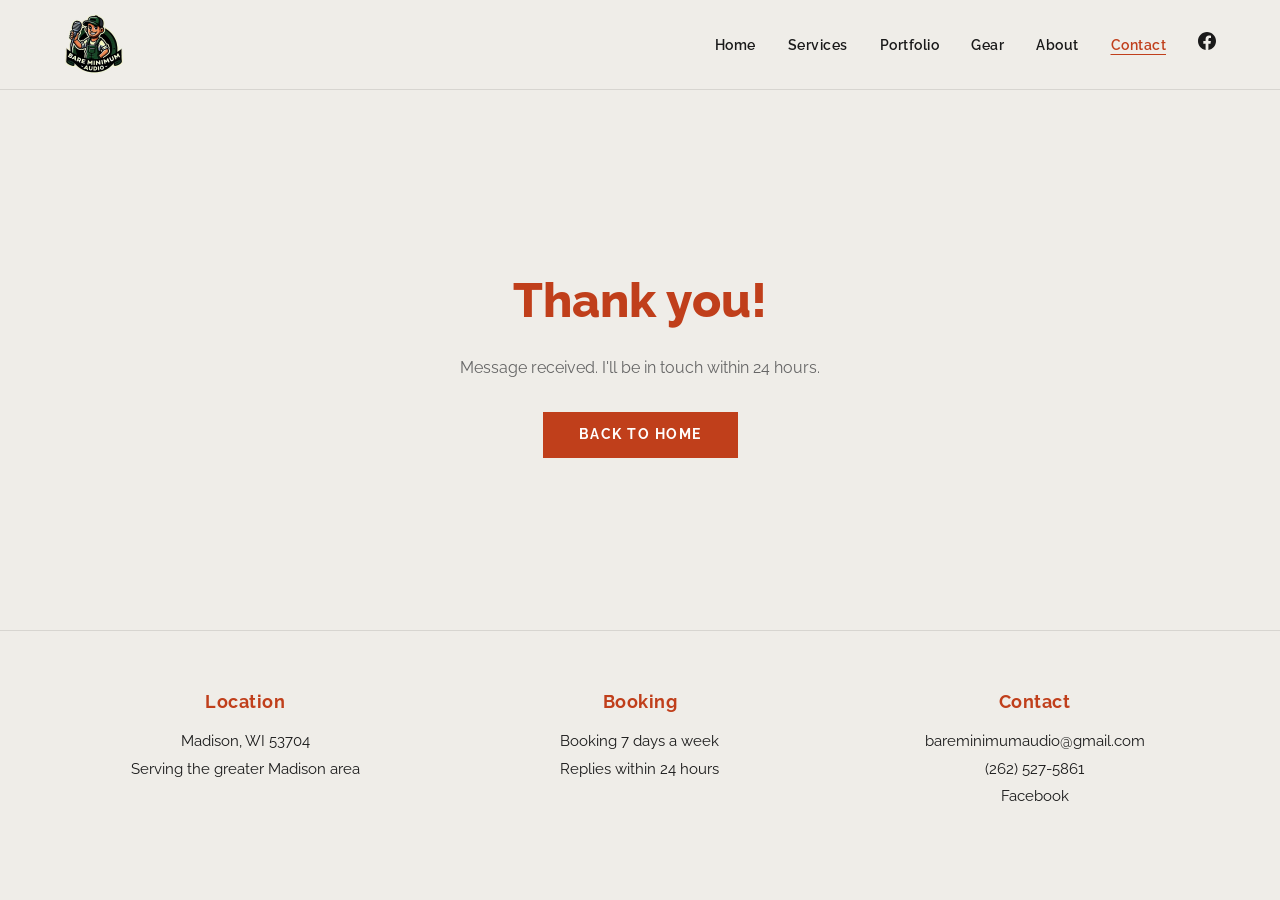
<file: thanks.html>
<!DOCTYPE html>
<html lang="en">
<head>
  <meta charset="UTF-8" />
  <meta name="viewport" content="width=device-width, initial-scale=1.0" />
  <title>Thanks — Bare Minimum Audio</title>
  <meta name="description" content="Message received." />
  <meta name="robots" content="noindex" />
  <meta name="theme-color" content="#EFEDE8" />

  <!-- Share previews (Facebook, iMessage, Slack, etc.) -->
  <meta property="og:type" content="website" />
  <meta property="og:site_name" content="Bare Minimum Audio" />
  <meta property="og:title" content="Thanks — Bare Minimum Audio" />
  <meta property="og:description" content="Message received." />
  <meta property="og:url" content="https://bareminimumaudio.com/thanks.html" />
  <meta property="og:image" content="https://bareminimumaudio.com/images/og-image.jpg" />
  <meta property="og:image:width" content="1200" />
  <meta property="og:image:height" content="630" />
  <meta name="twitter:card" content="summary_large_image" />

  <link rel="icon" type="image/png" href="images/favicon.png" />
  <link rel="apple-touch-icon" href="images/apple-touch-icon.png" />

  <link rel="preconnect" href="https://fonts.googleapis.com" />
  <link rel="preconnect" href="https://fonts.gstatic.com" crossorigin />
  <link rel="stylesheet" href="https://fonts.googleapis.com/css2?family=Raleway:wght@400;600;700;800&amp;display=swap" />
  <link rel="stylesheet" href="css/style.css" />
</head>
<body>
  <a class="skip-link" href="#main">Skip to content</a>

  <!-- ── HEADER ── -->
  <header>
    <a href="index.html" class="logo" aria-label="Bare Minimum Audio — home">
      <img src="images/logo.webp" alt="Bare Minimum Audio" width="60" height="60" />
    </a>

    <nav class="main-nav" aria-label="Main">
      <a href="index.html">Home</a>
      <a href="services.html">Services</a>
      <a href="portfolio.html">Portfolio</a>
      <a href="gear.html">Gear</a>
      <a href="about.html">About</a>
      <a href="contact.html" class="active" aria-current="page">Contact</a>
      <a href="https://www.facebook.com/p/Bare-Minimum-Audio-61556461710926/" target="_blank" rel="noopener" class="nav-facebook" aria-label="Bare Minimum Audio on Facebook">
        <svg viewBox="0 0 24 24" xmlns="http://www.w3.org/2000/svg" aria-hidden="true" focusable="false"><path d="M24 12.073C24 5.405 18.627 0 12 0S0 5.405 0 12.073C0 18.1 4.388 23.094 10.125 24v-8.437H7.078v-3.49h3.047V9.41c0-3.025 1.792-4.697 4.533-4.697 1.312 0 2.686.236 2.686.236v2.97h-1.513c-1.491 0-1.956.93-1.956 1.886v2.267h3.328l-.532 3.49h-2.796V24C19.612 23.094 24 18.1 24 12.073z"/></svg>
      </a>
    </nav>

    <button class="hamburger" id="hamburger" type="button" aria-label="Open menu" aria-expanded="false" aria-controls="mobile-nav">
      <span></span><span></span><span></span>
    </button>

    <nav class="mobile-nav" id="mobile-nav" aria-label="Mobile">
      <a href="index.html">Home</a>
      <a href="services.html">Services</a>
      <a href="portfolio.html">Portfolio</a>
      <a href="gear.html">Gear</a>
      <a href="about.html">About</a>
      <a href="contact.html" aria-current="page">Contact</a>
      <a href="https://www.facebook.com/p/Bare-Minimum-Audio-61556461710926/" target="_blank" rel="noopener">Facebook</a>
    </nav>
  </header>

  <main id="main">
    <div class="message-wrap">
      <h1>Thank you!</h1>
      <p>Message received. I'll be in touch within 24 hours.</p>
      <a href="index.html" class="btn">Back to Home</a>
    </div>
  </main>

  <!-- ── FOOTER ── -->
  <footer>
    <div>
      <h2>Location</h2>
      <p>Madison, WI 53704<br>Serving the greater Madison area</p>
    </div>
    <div>
      <h2>Booking</h2>
      <p>Booking 7 days a week<br>Replies within 24 hours</p>
    </div>
    <div>
      <h2>Contact</h2>
      <p>
        <a href="mailto:bareminimumaudio@gmail.com">bareminimumaudio@gmail.com</a><br>
        <a href="tel:+12625275861">(262) 527-5861</a><br>
        <a href="https://www.facebook.com/p/Bare-Minimum-Audio-61556461710926/" target="_blank" rel="noopener">Facebook</a>
      </p>
    </div>
  </footer>

  <script src="js/main.js" defer></script>
</body>
</html>
</file>
<file: css/style.css>
/* ============================================================
   Bare Minimum Audio — Main Stylesheet
   Hosting: Netlify (free)  |  Repo: GitHub
   ============================================================ */

/* Raleway is loaded with <link> tags in each page's <head> (faster than @import). */

/* ── RESET & BASE ── */
*, *::before, *::after {
  box-sizing: border-box;
  margin: 0;
  padding: 0;
}

:root {
  --bg:       #EFEDE8;
  --brand:    #C03F1B;   /* darkened for readable text (4.5:1 on --bg) */
  --brand-bright: #E8522A; /* original orange — used on dark backgrounds only */
  --text:     #1a1a1a;
  --muted:    #666;
  --border:   rgba(0,0,0,0.1);
  --white:    #ffffff;
  --max-w:    1200px;
}

html { scroll-behavior: smooth; }

body {
  font-family: 'Raleway', sans-serif;
  background: var(--bg);
  color: var(--text);
  font-size: 16px;
  line-height: 1.6;
}

img { max-width: 100%; display: block; }
a   { color: inherit; text-decoration: none; }


/* ── HEADER / NAV ── */
header {
  display: flex;
  align-items: center;
  justify-content: space-between;
  padding: 0.9rem 5%;
  background: var(--bg);
  position: sticky;
  top: 0;
  z-index: 200;
  border-bottom: 1px solid var(--border);
}

.logo img {
  height: 60px;
  width: auto;
  display: block;
}

.main-nav {
  display: flex;
  align-items: center;
  gap: 2rem;
}

.main-nav a {
  font-size: 0.9rem;
  font-weight: 600;
  letter-spacing: 0.5px;
  transition: color 0.2s;
}

.main-nav a:hover,
.main-nav a.active {
  color: var(--brand);
  text-decoration: underline;
  text-underline-offset: 4px;
}

.nav-facebook svg {
  width: 18px;
  height: 18px;
  fill: var(--text);
  transition: fill 0.2s;
}

.nav-facebook:hover svg { fill: var(--brand); }

/* Hamburger (mobile) */
.hamburger {
  display: none;
  flex-direction: column;
  gap: 5px;
  background: none;
  border: none;
  cursor: pointer;
  padding: 10px;
  margin-right: -10px;
}

.hamburger span {
  display: block;
  width: 24px;
  height: 2px;
  background: var(--text);
  transition: all 0.3s;
}

.mobile-nav {
  display: none;
  flex-direction: column;
  background: var(--bg);
  border-top: 1px solid var(--border);
  padding: 1.5rem 5%;
  gap: 1.25rem;
  position: absolute;
  top: 100%;
  left: 0;
  right: 0;
  z-index: 199;
  box-shadow: 0 8px 20px rgba(0,0,0,0.08);
  max-height: calc(100vh - 90px);
  overflow-y: auto;
}

.mobile-nav a {
  font-size: 1rem;
  font-weight: 600;
}

.mobile-nav.open { display: flex; }


/* ── FOOTER ── */
footer {
  background: var(--bg);
  border-top: 1px solid var(--border);
  padding: 3.5rem 5%;
  display: grid;
  grid-template-columns: repeat(3, 1fr);
  gap: 2rem;
  text-align: center;
}

footer h2 {
  font-size: 1.15rem;
  font-weight: 700;
  color: var(--brand);
  margin-bottom: 0.75rem;
  letter-spacing: 0.5px;
}

footer p {
  font-size: 0.95rem;
  color: var(--text);
  line-height: 1.8;
}

footer a:hover { color: var(--brand); }


/* ── HERO (HOME) ── */
.hero {
  position: relative;
  width: 100%;
  min-height: 88vh;
  display: flex;
  align-items: flex-end;
  overflow: hidden;
}

.hero-bg {
  position: absolute;
  inset: 0;
  /* Fallback dark bg if image not loaded */
  background: #1c1c1c url('../images/hero-bg.webp') center/cover no-repeat;
}

/* Slight dark gradient so text is readable over bright spots */
.hero-bg::after {
  content: '';
  position: absolute;
  inset: 0;
  background: linear-gradient(to top, rgba(0,0,0,0.65) 0%, rgba(0,0,0,0.25) 45%, transparent 75%);
}

.hero-title {
  position: relative;
  z-index: 2;
  font-size: clamp(3rem, 8.5vw, 7.5rem);
  font-weight: 800;
  color: var(--brand-bright);
  line-height: 1;
  letter-spacing: -1px;
}


/* ── PAGE HEADING ── */
.page-heading {
  font-size: clamp(2.2rem, 5vw, 3.8rem);
  font-weight: 800;
  color: var(--brand);
  padding: 2.5rem 5% 1.5rem;
  letter-spacing: -0.5px;
}


/* ── SERVICES PAGE ── */
.services-intro {
  max-width: var(--max-w);
  padding: 0 5% 4rem;
}

.service-block {
  display: grid;
  grid-template-columns: 1fr 1fr;
  gap: 3.5rem;
  align-items: center;
  padding: 3rem 0;
  border-bottom: 1px solid var(--border);
}

.service-block:last-child { border-bottom: none; }

/* Text-only service blocks (no photo) */
.service-block.service-text-only {
  grid-template-columns: 1fr;
  max-width: 680px;
}

/* Alternate image left/right */
.service-block.flip { direction: rtl; }
.service-block.flip > * { direction: ltr; }

.service-img-wrap {
  width: 100%;
  aspect-ratio: 4/3;
  overflow: hidden;
  background: #c8c4bc;
}

.service-img-wrap img {
  width: 100%;
  height: 100%;
  object-fit: cover;
}

/* Placeholder shown when no image */
.img-placeholder {
  width: 100%;
  height: 100%;
  background: #c8c4bc;
  display: flex;
  align-items: center;
  justify-content: center;
  color: #999;
  font-size: 0.8rem;
  letter-spacing: 1px;
  text-transform: uppercase;
}

.service-content h2 {
  font-size: 1.55rem;
  font-weight: 700;
  margin-bottom: 1rem;
}

.service-content p {
  line-height: 1.8;
  margin-bottom: 1rem;
  color: var(--text);
}

.service-tags {
  font-size: 0.85rem;
  color: var(--muted);
  margin-bottom: 1.25rem;
  line-height: 1.6;
}

.btn {
  display: inline-block;
  background: var(--brand);
  color: var(--white);
  padding: 0.75rem 2.25rem;
  font-family: 'Raleway', sans-serif;
  font-weight: 700;
  font-size: 0.85rem;
  letter-spacing: 1.5px;
  text-transform: uppercase;
  border: none;
  cursor: pointer;
  transition: opacity 0.2s, transform 0.1s;
}

.btn:hover { opacity: 0.88; transform: translateY(-1px); }


/* ── PORTFOLIO PAGE ── */
.portfolio-grid {
  display: grid;
  grid-template-columns: repeat(4, 1fr);
  gap: 10px;
  padding: 0.5rem 5% 5rem;
}

.portfolio-grid .grid-item {
  aspect-ratio: 1;
  overflow: hidden;
  background: #c8c4bc;
  cursor: pointer;
}

.portfolio-grid .grid-item img {
  width: 100%;
  height: 100%;
  object-fit: cover;
  transition: transform 0.4s ease;
}

.portfolio-grid .grid-item:hover img { transform: scale(1.04); }


/* ── GEAR PAGE ── */
.gear-layout {
  display: grid;
  grid-template-columns: 1fr 1fr;
  gap: 4rem;
  align-items: stretch;
  max-width: var(--max-w);
  padding: 0.5rem 5% 5rem;
}

.gear-category { margin-bottom: 2.25rem; }

.gear-category h2 {
  font-size: 1rem;
  font-weight: 700;
  margin-bottom: 0.6rem;
  display: flex;
  align-items: center;
  gap: 0.5rem;
}

.gear-category ul { list-style: none; }

.gear-category ul li {
  padding: 0.3rem 0;
  font-size: 0.95rem;
  color: var(--muted);
  padding-left: 1.5rem;
}

.gear-photos {
  display: flex;
  flex-direction: column;
  gap: 12px;
  height: 100%;
}

.gear-photos .gear-photo {
  flex: 1;
  overflow: hidden;
  background: #c8c4bc;
  min-height: 0;
}

.gear-photos .gear-photo img {
  width: 100%;
  height: 100%;
  object-fit: cover;
  display: block;
}


/* ── ABOUT PAGE ── */
.about-layout {
  display: grid;
  grid-template-columns: 1fr 1fr;
  gap: 4rem;
  max-width: var(--max-w);
  padding: 0.5rem 5% 5rem;
  align-items: start;
}

.about-content h2 {
  font-size: 1.9rem;
  font-weight: 700;
  color: var(--brand);
  margin-bottom: 1.5rem;
}

.about-content p {
  line-height: 1.85;
  margin-bottom: 2rem;
}

.reviews h2 {
  font-size: 1.1rem;
  font-weight: 700;
  font-style: italic;
  margin-bottom: 1.5rem;
}

.review {
  margin-bottom: 1.4rem;
  font-size: 0.93rem;
  line-height: 1.55;
}

.review .stars {
  color: #f5a623;
  letter-spacing: 2px;
  font-size: 0.75rem;
  display: block;
  margin-bottom: 0.2rem;
}

.review blockquote {
  font-style: italic;
  margin-bottom: 0.2rem;
}

.review cite {
  font-size: 0.8rem;
  color: var(--muted);
  font-style: normal;
}

.about-img-wrap {
  position: sticky;
  top: 90px;
}

.about-img-wrap img,
.about-img-wrap .img-placeholder {
  width: 100%;
  aspect-ratio: 3/4;
  object-fit: cover;
}


/* ── CONTACT PAGE ── */
.contact-layout {
  display: grid;
  grid-template-columns: 1fr 1fr;
  gap: 4rem;
  max-width: var(--max-w);
  padding: 0.5rem 5% 5rem;
}

.contact-info h2 {
  font-size: 1.9rem;
  font-weight: 700;
  color: var(--brand);
  margin-bottom: 1.5rem;
}

.contact-info p {
  font-size: 1rem;
  margin-bottom: 0.5rem;
}

.contact-info a:hover { color: var(--brand); }

.contact-form {
  display: flex;
  flex-direction: column;
  gap: 1rem;
  margin-top: 2rem;
}

.form-row {
  display: grid;
  grid-template-columns: 1fr 1fr;
  gap: 1rem;
}

.contact-form label {
  display: block;
  font-size: 0.8rem;
  font-weight: 700;
  letter-spacing: 1px;
  text-transform: uppercase;
  margin-bottom: 0.35rem;
  color: var(--muted);
}

.contact-form input,
.contact-form select,
.contact-form textarea {
  width: 100%;
  padding: 0.75rem 0.9rem;
  background: transparent;
  border: 1px solid rgba(0,0,0,0.25);
  font-family: 'Raleway', sans-serif;
  font-size: 16px;
  min-height: 2.9rem;
  color: var(--text);
  outline: none;
  transition: border-color 0.2s;
  border-radius: 0;
  -webkit-appearance: none;
}

.contact-form input:focus,
.contact-form select:focus,
.contact-form textarea:focus {
  border-color: var(--brand);
}

.contact-form textarea {
  min-height: 150px;
  resize: vertical;
}

.contact-img-wrap {
  overflow: hidden;
  background: #c8c4bc;
}

.contact-img-wrap img,
.contact-img-wrap .img-placeholder {
  width: 100%;
  height: 100%;
  min-height: 450px;
  object-fit: cover;
}


/* ── RESPONSIVE ── */
@media (max-width: 900px) {
  .portfolio-grid {
    grid-template-columns: repeat(2, 1fr);
  }
}

@media (max-width: 768px) {
  .main-nav { display: none; }
  .hamburger { display: flex; }

  .hero-title {
    font-size: clamp(2.5rem, 10vw, 4rem);
  }

  .service-block,
  .service-block.flip,
  .gear-layout,
  .about-layout,
  .contact-layout {
    grid-template-columns: 1fr;
    direction: ltr;
  }

  .gear-photos {
    flex-direction: row;
    flex-wrap: wrap;
  }

  .gear-photos .gear-photo {
    flex: 1 1 45%;
  }

  .about-img-wrap { position: static; }

  footer {
    grid-template-columns: 1fr;
    text-align: left;
  }

  .form-row {
    grid-template-columns: 1fr;
  }
}

@media (max-width: 480px) {
  .portfolio-grid {
    grid-template-columns: repeat(2, 1fr);
    gap: 6px;
  }

  .page-heading {
    font-size: 2rem;
    padding: 2rem 5% 1rem;
  }
}


/* ============================================================
   Additions — Nov 2026 refresh
   ============================================================ */

/* ── Accessibility helpers ── */
.skip-link {
  position: absolute;
  left: -9999px;
  top: 0;
  z-index: 1000;
  background: var(--text);
  color: var(--white);
  padding: 0.6rem 1rem;
  font-weight: 700;
}
.skip-link:focus { left: 1rem; top: 1rem; }

.visually-hidden {
  position: absolute !important;
  width: 1px; height: 1px;
  overflow: hidden;
  clip: rect(0 0 0 0);
  white-space: nowrap;
}

a:focus-visible,
button:focus-visible,
input:focus-visible,
select:focus-visible,
textarea:focus-visible {
  outline: 3px solid var(--brand);
  outline-offset: 3px;
}

@media (prefers-reduced-motion: reduce) {
  html { scroll-behavior: auto; }
  *, *::before, *::after { transition: none !important; }
}

/* ── Hero content ── */
.hero-content {
  position: relative;
  z-index: 2;
  padding: 2.5rem 5%;
}

.hero-title { text-shadow: 0 2px 18px rgba(0,0,0,0.45); }

.hero-tagline {
  color: var(--white);
  font-size: clamp(1.05rem, 2vw, 1.35rem);
  font-weight: 600;
  max-width: 34rem;
  margin: 1rem 0 1.75rem;
  text-shadow: 0 1px 10px rgba(0,0,0,0.6);
}

.hero-actions {
  display: flex;
  flex-wrap: wrap;
  gap: 0.9rem;
}

.btn-ghost {
  background: transparent;
  color: var(--white);
  box-shadow: inset 0 0 0 2px var(--white);
}

.btn-outline {
  background: transparent;
  color: var(--brand);
  box-shadow: inset 0 0 0 2px var(--brand);
}

/* ── Home sections ── */
.home-section {
  padding: 4rem 5% 0;
}

.section-heading {
  font-size: clamp(1.6rem, 3vw, 2.2rem);
  font-weight: 800;
  color: var(--brand);
  margin-bottom: 1.75rem;
  letter-spacing: -0.3px;
}

.card-grid {
  display: grid;
  grid-template-columns: repeat(3, 1fr);
  gap: 1.25rem;
}

.card {
  display: flex;
  flex-direction: column;
  background: var(--white);
  padding: 1.75rem;
  border: 1px solid var(--border);
  transition: transform 0.15s, box-shadow 0.15s;
}

.card:hover {
  transform: translateY(-2px);
  box-shadow: 0 10px 24px rgba(0,0,0,0.08);
}

.card h3 {
  font-size: 1.2rem;
  font-weight: 700;
  margin-bottom: 0.6rem;
}

.card p {
  font-size: 0.95rem;
  line-height: 1.7;
  flex: 1;
  margin-bottom: 1rem;
}

.card-link {
  font-size: 0.85rem;
  font-weight: 700;
  color: var(--brand);
}

.home-shots {
  display: grid;
  grid-template-columns: repeat(4, 1fr);
  gap: 10px;
}

.home-shot {
  aspect-ratio: 1;
  overflow: hidden;
  background: #c8c4bc;
}

.home-shot img {
  width: 100%;
  height: 100%;
  object-fit: cover;
  transition: transform 0.4s ease;
}

.home-shot:hover img { transform: scale(1.04); }

.section-more {
  margin-top: 1rem;
  font-weight: 700;
  font-size: 0.9rem;
}

.section-more a { color: var(--brand); }

.cta-band {
  margin: 4.5rem 0 0;
  padding: 3.5rem 5%;
  background: #1c1c1c;
  color: var(--white);
  text-align: center;
}

.cta-band h2 {
  font-size: clamp(1.6rem, 3vw, 2.2rem);
  font-weight: 800;
  color: var(--brand-bright);
  margin-bottom: 0.6rem;
}

.cta-band p { margin-bottom: 1.5rem; }

/* ── Services anchors (sticky header offset) ── */
.service-block { scroll-margin-top: 90px; }

/* ── Portfolio grid (figure + button) ── */
.portfolio-grid .grid-item {
  margin: 0;
  display: flex;
  flex-direction: column;
  aspect-ratio: auto;
  background: none;
  overflow: visible;
}

.grid-open {
  display: block;
  width: 100%;
  aspect-ratio: 1;
  overflow: hidden;
  background: #c8c4bc;
  border: none;
  padding: 0;
  cursor: zoom-in;
}

.portfolio-grid .grid-item:hover img { transform: none; }
.grid-open:hover img { transform: scale(1.04); }

.portfolio-grid figcaption {
  font-size: 0.8rem;
  color: var(--muted);
  padding-top: 0.4rem;
}

/* ── Lightbox ── */
.lightbox {
  position: fixed;
  inset: 0;
  background: rgba(0,0,0,0.9);
  z-index: 500;
  display: flex;
  align-items: center;
  justify-content: center;
}
.lightbox[hidden] { display: none; }

.lightbox-figure { margin: 0; text-align: center; }

.lightbox img {
  max-width: 90vw;
  max-height: 84vh;
  object-fit: contain;
  margin: 0 auto;
}

.lightbox figcaption {
  color: #ddd;
  font-size: 0.9rem;
  margin-top: 0.75rem;
}

.lightbox-close,
.lightbox-prev,
.lightbox-next {
  position: absolute;
  color: #fff;
  cursor: pointer;
  background: none;
  border: none;
  line-height: 1;
  opacity: 0.8;
  transition: opacity 0.2s;
}

.lightbox-close:hover,
.lightbox-prev:hover,
.lightbox-next:hover { opacity: 1; }

.lightbox-close { top: 1.25rem; right: 1.5rem; font-size: 2rem; padding: 0.5rem; }
.lightbox-prev,
.lightbox-next { top: 50%; transform: translateY(-50%); font-size: 3rem; padding: 1rem 1.25rem; }
.lightbox-prev { left: 0; }
.lightbox-next { right: 0; }

/* ── Gear ── */
.gear-capacity {
  font-weight: 600;
  margin-bottom: 2rem;
  line-height: 1.7;
}

/* ── Contact form extras ── */
.req { color: var(--brand); }

.contact-form select {
  background-image: linear-gradient(45deg, transparent 50%, var(--muted) 50%),
                    linear-gradient(135deg, var(--muted) 50%, transparent 50%);
  background-position: calc(100% - 18px) 55%, calc(100% - 13px) 55%;
  background-size: 5px 5px, 5px 5px;
  background-repeat: no-repeat;
  padding-right: 2.25rem;
}

.form-note {
  font-size: 0.8rem;
  color: var(--muted);
}

/* ── Thanks / 404 ── */
.message-wrap {
  min-height: 60vh;
  display: flex;
  flex-direction: column;
  align-items: center;
  justify-content: center;
  text-align: center;
  padding: 4rem 5%;
}
.message-wrap h1 { color: var(--brand); margin-bottom: 1rem; font-size: clamp(2rem, 5vw, 3rem); font-weight: 800; }
.message-wrap p  { color: var(--muted); margin-bottom: 2rem; }
.message-wrap .hero-actions { justify-content: center; }

@media (max-width: 900px) {
  .card-grid { grid-template-columns: 1fr; }
  .home-shots { grid-template-columns: repeat(2, 1fr); }
}

/* Hamburger → X when the menu is open */
.hamburger[aria-expanded="true"] span:nth-child(1) { transform: translateY(7px) rotate(45deg); }
.hamburger[aria-expanded="true"] span:nth-child(2) { opacity: 0; }
.hamburger[aria-expanded="true"] span:nth-child(3) { transform: translateY(-7px) rotate(-45deg); }

/* Mobile menu: bigger tap targets */
.mobile-nav a { padding: 0.35rem 0; }
</file>
